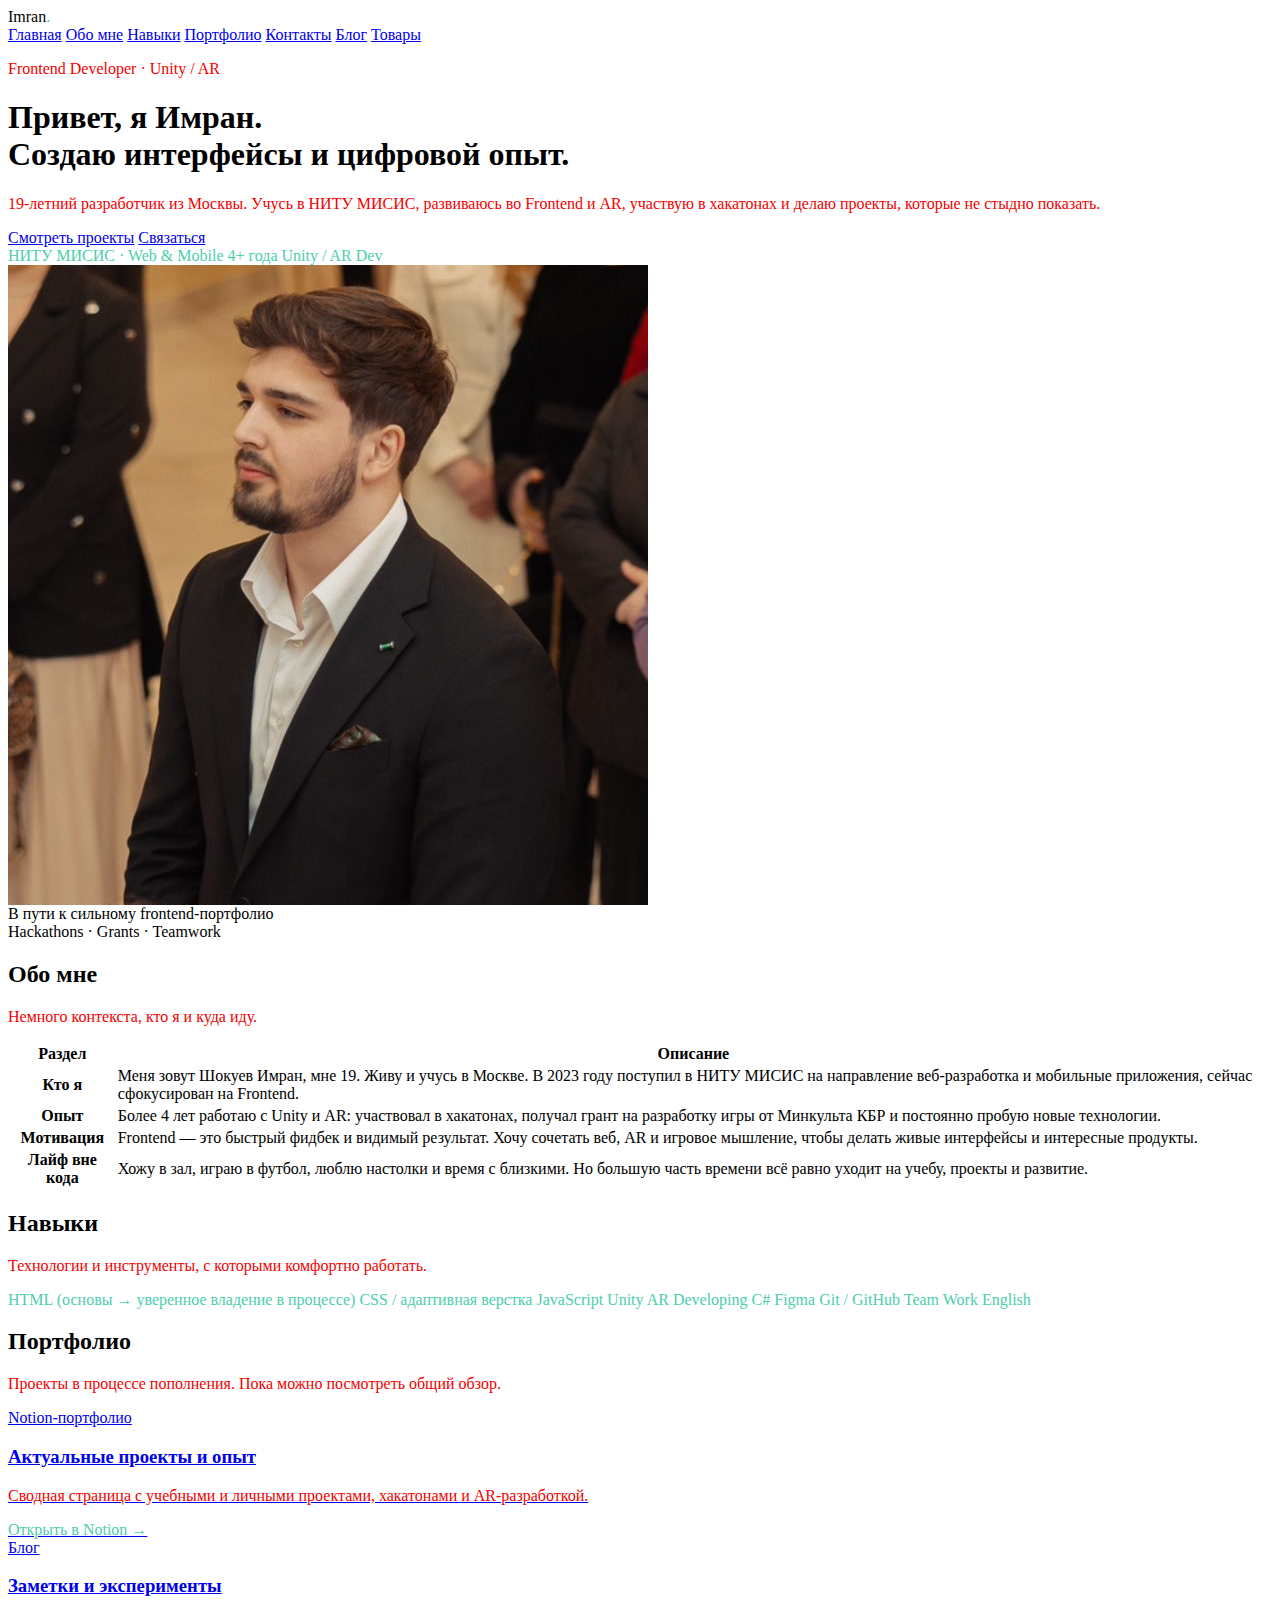
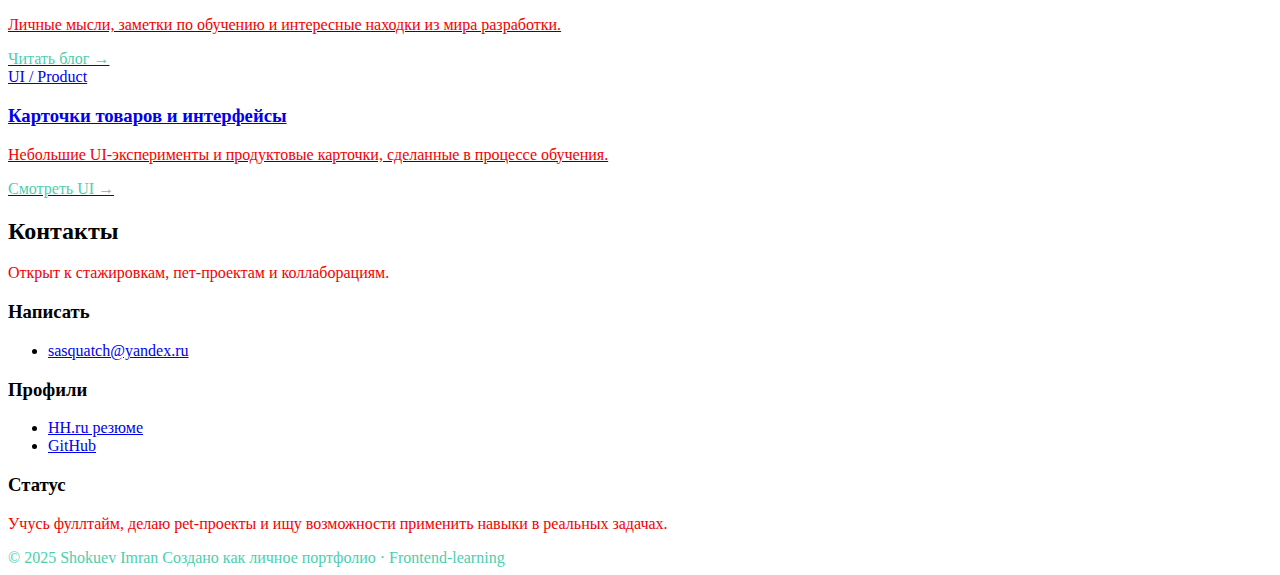
<file: index.html>
<!DOCTYPE html>
<html lang="ru">
<head>
  <meta charset="UTF-8">
  <meta name="viewport" content="width=device-width, initial-scale=1">
  <title>Imran Shokuev · Frontend Developer</title>
  <link rel="icon" type="image/png" href="Pictures/Me.png">
  <link rel="stylesheet" href="styles.css">
</head>
<body>
  <div class="page-gradient"></div>

  <header class="header">
    <div class="container header-inner">
      <div class="logo">Imran<span>.</span></div>
      <nav class="nav">
        <a href="#hero">Главная</a>
        <a href="#about">Обо мне</a>
        <a href="#skills">Навыки</a>
        <a href="#portfolio">Портфолио</a>
        <a href="#contacts">Контакты</a>
        <a href="Blog/blogPost.html" class="nav-link-soft">Блог</a>
        <a href="ProductCard/productCard.html" class="nav-link-soft">Товары</a>
      </nav>
    </div>
  </header>

  <main>
    <!-- Hero -->
    <section id="hero" class="section hero">
      <div class="container hero-inner">
        <div class="hero-text">
          <p class="hero-eyebrow">Frontend Developer · Unity / AR</p>
          <h1 class="hero-title">
            Привет, я Имран.<br>
            Создаю интерфейсы и цифровой опыт.
          </h1>
          <p class="hero-subtitle">
            19‑летний разработчик из Москвы. Учусь в НИТУ МИСИС, развиваюсь во Frontend и AR, 
            участвую в хакатонах и делаю проекты, которые не стыдно показать.
          </p>
          <div class="hero-actions">
            <a href="#portfolio" class="btn btn-primary">Смотреть проекты</a>
            <a href="#contacts" class="btn btn-ghost">Связаться</a>
          </div>
          <div class="hero-meta">
            <span>НИТУ МИСИС · Web & Mobile</span>
            <span>4+ года Unity / AR Dev</span>
          </div>
        </div>

        <div class="hero-photo-card">
          <div class="photo-wrapper">
            <img src="Pictures/Me.png" alt="Shokuev Imran">
            <div class="photo-glow"></div>
          </div>
          <div class="hero-badge hero-badge-main">
            В пути к сильному frontend‑портфолио
          </div>
          <div class="hero-badge hero-badge-side">
            Hackathons · Grants · Teamwork
          </div>
        </div>
      </div>
    </section>

    <!-- About -->
   <section id="about" class="section section-muted">
  <div class="container">
    <div class="section-header">
      <h2>Обо мне</h2>
      <p>Немного контекста, кто я и куда иду.</p>
    </div>

    <table class="about-table">
      <thead>
        <tr>
          <th scope="col">Раздел</th>
          <th scope="col">Описание</th>
        </tr>
      </thead>

      <tbody>
        <tr>
          <th scope="row">Кто я</th>
          <td>
            Меня зовут Шокуев Имран, мне 19. Живу и учусь в Москве.
            В 2023 году поступил в НИТУ МИСИС на направление веб‑разработка и мобильные приложения,
            сейчас сфокусирован на Frontend.
          </td>
        </tr>

        <tr>
          <th scope="row">Опыт</th>
          <td>
            Более 4 лет работаю с Unity и AR: участвовал в хакатонах,
            получал грант на разработку игры от Минкульта КБР и постоянно пробую новые технологии.
          </td>
        </tr>

        <tr>
          <th scope="row">Мотивация</th>
          <td>
            Frontend — это быстрый фидбек и видимый результат. Хочу сочетать веб, AR и игровое мышление,
            чтобы делать живые интерфейсы и интересные продукты.
          </td>
        </tr>

        <tr>
          <th scope="row">Лайф вне кода</th>
          <td>
            Хожу в зал, играю в футбол, люблю настолки и время с близкими.
            Но большую часть времени всё равно уходит на учебу, проекты и развитие.
          </td>
        </tr>
      </tbody>
    </table>
  </div>
</section>


    <!-- Skills -->
    <section id="skills" class="section">
      <div class="container">
        <div class="section-header">
          <h2>Навыки</h2>
          <p>Технологии и инструменты, с которыми комфортно работать.</p>
        </div>
        <div class="chips">
          <span class="chip chip-main">HTML (основы → уверенное владение в процессе)</span>
          <span class="chip">CSS / адаптивная верстка</span>
          <span class="chip">JavaScript</span>
          <span class="chip">Unity</span>
          <span class="chip">AR Developing</span>
          <span class="chip">C#</span>
          <span class="chip">Figma</span>
          <span class="chip">Git / GitHub</span>
          <span class="chip">Team Work</span>
          <span class="chip">English</span>
        </div>
      </div>
    </section>

    <!-- Portfolio -->
    <section id="portfolio" class="section section-muted">
      <div class="container">
        <div class="section-header">
          <h2>Портфолио</h2>
          <p>Проекты в процессе пополнения. Пока можно посмотреть общий обзор.</p>
        </div>
        <div class="portfolio-grid">
          <a href="https://www.notion.so/Shokuev-Imran-608fcc4c481d425791b615cb7bb25774" 
             target="_blank" 
             class="portfolio-card main-card">
            <div class="portfolio-label">Notion-портфолио</div>
            <h3>Актуальные проекты и опыт</h3>
            <p>
              Сводная страница с учебными и личными проектами, хакатонами и AR‑разработкой.
            </p>
            <span class="portfolio-link">Открыть в Notion →</span>
          </a>

          <a href="Blog/blogPost.html" class="portfolio-card">
            <div class="portfolio-label">Блог</div>
            <h3>Заметки и эксперименты</h3>
            <p>
              Личные мысли, заметки по обучению и интересные находки из мира разработки.
            </p>
            <span class="portfolio-link">Читать блог →</span>
          </a>

          <a href="ProductCard/productCard.html" class="portfolio-card">
            <div class="portfolio-label">UI / Product</div>
            <h3>Карточки товаров и интерфейсы</h3>
            <p>
              Небольшие UI‑эксперименты и продуктовые карточки, сделанные в процессе обучения.
            </p>
            <span class="portfolio-link">Смотреть UI →</span>
          </a>
        </div>
      </div>
    </section>

    <!-- Contacts -->
    <section id="contacts" class="section">
      <div class="container">
        <div class="section-header">
          <h2>Контакты</h2>
          <p>Открыт к стажировкам, пет‑проектам и коллаборациям.</p>
        </div>
        <div class="contacts-grid">
          <div class="contacts-card">
            <h3>Написать</h3>
            <ul>
              <li><a href="mailto:sasquatch@yandex.ru">sasquatch@yandex.ru</a></li>
            </ul>
          </div>
          <div class="contacts-card">
            <h3>Профили</h3>
            <ul>
              <li><a href="https://hh.ru/resume/6dbfea2aff0dd096660039ed1f514b34534944" target="_blank">HH.ru резюме</a></li>
              <li><a href="https://github.com/imka07" target="_blank">GitHub</a></li>
            </ul>
          </div>
          <div class="contacts-card">
            <h3>Статус</h3>
            <p>
              Учусь фуллтайм, делаю pet‑проекты и ищу возможности применить навыки в реальных задачах.
            </p>
          </div>
        </div>
      </div>
    </section>
  </main>

  <footer class="footer">
    <div class="container footer-inner">
      <span>© 2025 Shokuev Imran</span>
      <span class="footer-note">Создано как личное портфолио · Frontend‑learning</span>
    </div>
  </footer>

  <script type="module" src="main.js"></script>
</body>
</html>
</file>
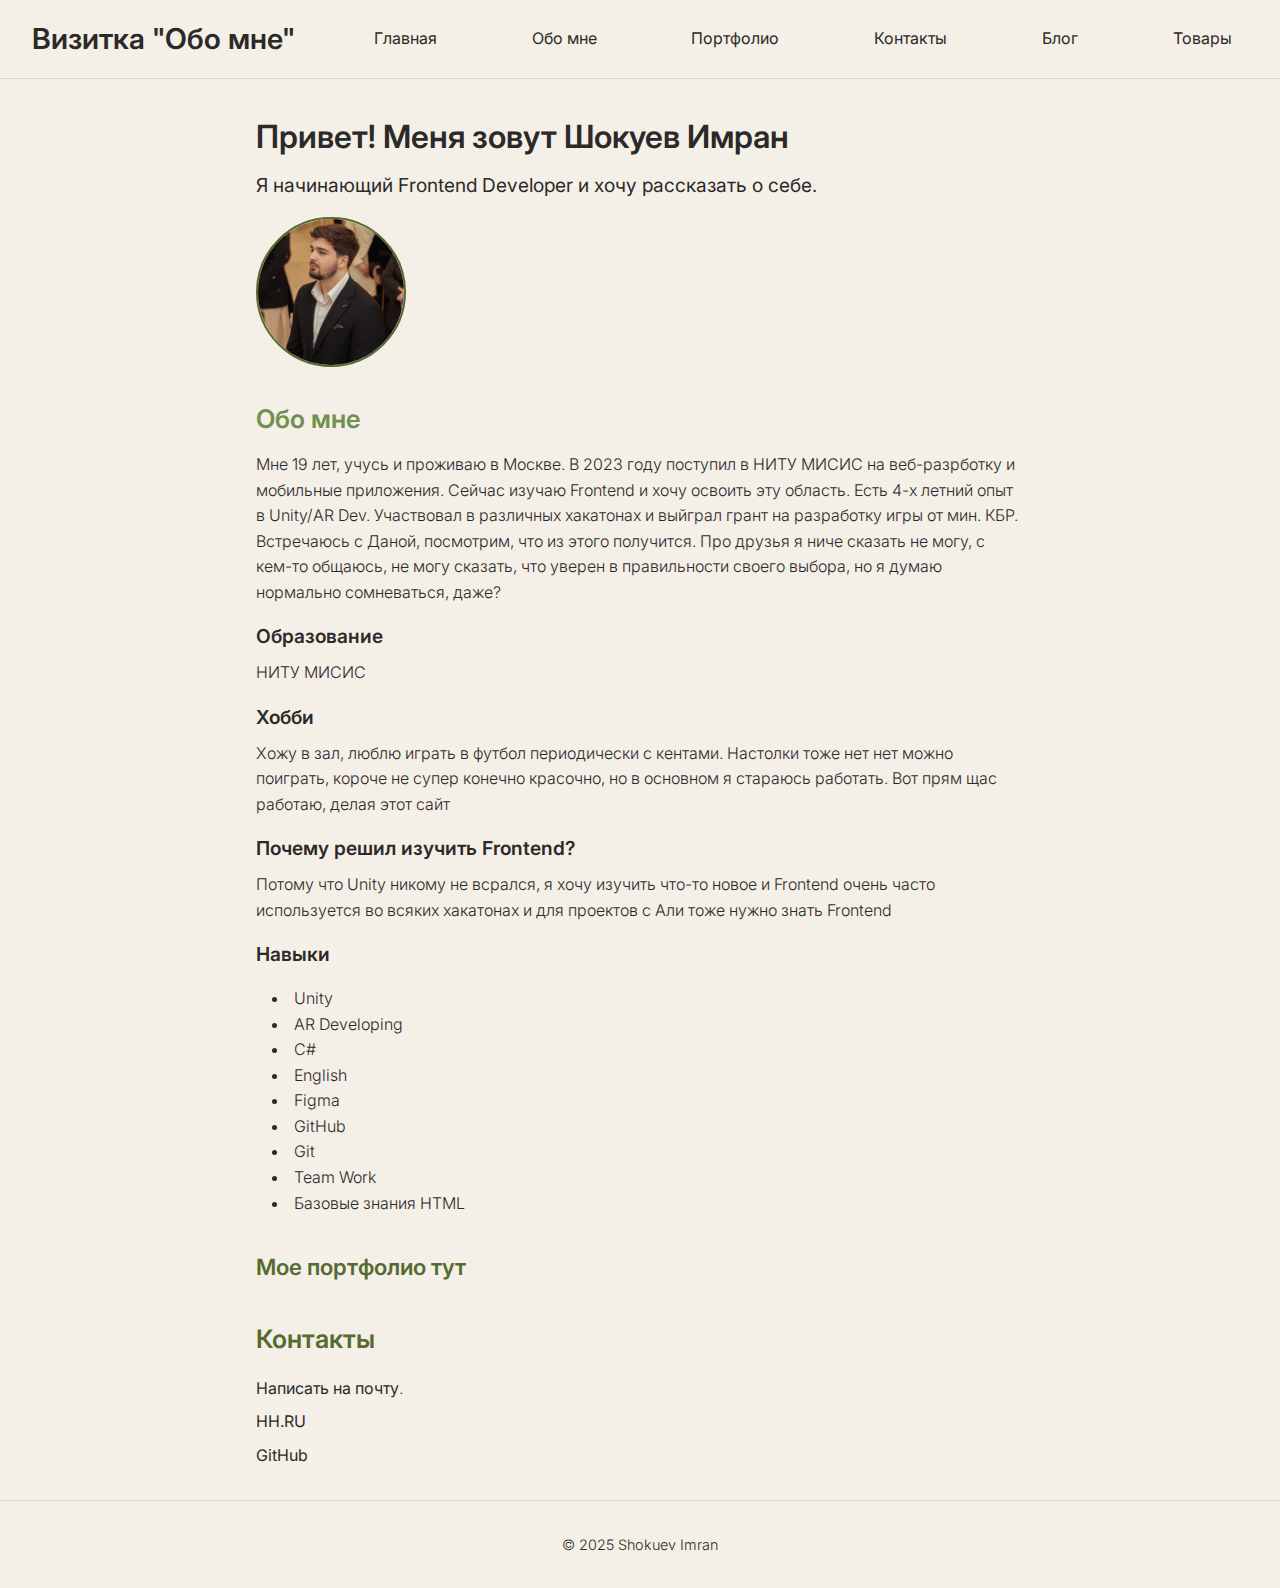
<file: Portfolio/index.html>
<!DOCTYPE html>
<html lang="en">
<head>
  <meta charset="UTF-8">
  <meta name="viewport" content="width=device-width, initial-scale=1">
  <title>Frontend Learning</title>
  <link rel="stylesheet" href="styles.css">
  <link rel="icon" type="image/png" href="Pictures/Me.png"> 
</head>
<body>
  
  <header>
    <h1>Визитка "Обо мне"</h1> 
    <a href="#Main">Главная</a>
    <a href="#AboutMe">Обо мне</a>
    <a href="#Portfolio">Портфолио</a>
    <a href="#Contacts">Контакты</a>
    <a href="blogPost.html">Блог</a>
    <a href="../ProductCard/productCard.html">Товары</a>
  </header>

  <div id="Main">
    <h2>Привет! Меня зовут Шокуев Имран</h2>
    <h3>Я начинающий Frontend Developer и хочу рассказать о себе.</h3>
    <img src="../Pictures/Me.png" alt="Picture of user">
  </div>

  <div id="AboutMe">
    <h2>Обо мне </h2>
    <p>
      Мне 19 лет, учусь и проживаю в Москве. В 2023 году поступил в НИТУ МИСИС
      на веб-разрботку и мобильные приложения. Сейчас изучаю Frontend и хочу освоить
      эту область. Есть 4-х летний опыт в Unity/AR Dev. Участвовал в различных хакатонах
      и выйграл грант на разработку игры от мин. КБР. Встречаюсь с Даной, посмотрим, 
      что из этого получится. Про друзья я ниче сказать не могу, с кем-то общаюсь, не могу сказать, 
      что уверен в правильности своего выбора, но я думаю нормально сомневаться, даже?

    </p>

    <h3>Образование</h3>
    <span>НИТУ МИСИС</span>

    <h3>Хобби</h3>
    <p>
      Хожу в зал, люблю играть в футбол периодически с кентами. Настолки тоже нет нет
      можно поиграть, короче не супер конечно красочно, но в основном я стараюсь работать. 
      Вот прям щас работаю, делая этот сайт
    </p>

    <h3>Почему решил изучить Frontend?</h3>
    <p>
      Потому что Unity никому не всрался, я хочу изучить что-то новое и Frontend
      очень часто используется во всяких хакатонах и для проектов с Али тоже нужно знать Frontend
    </p>
    
    <h3>Навыки</h3>
    <p>
      <ul>
        <li>Unity</li>
        <li>AR Developing</li>
        <li>C#</li>
        <li>English</li>
        <li>Figma</li>
        <li>GitHub</li>
        <li>Git</li>
        <li>Team Work</li>
        <li>Базовые знания HTML</li>
      </ul>
    </p>
  </div>

  <div id="Portfolio">
    <h2>
      <a href="https://www.notion.so/Shokuev-Imran-608fcc4c481d425791b615cb7bb25774" target="_blank">Мое портфолио тут</a>
    </h2>
  </div>

  <div id="Contacts">
    <h2>Контакты</h2>
    <ul>

      <li> <a href="mailto:sasquatch@yandex.ru">Написать на почту</a>.</li>
      <li> <a href="https://hh.ru/resume/6dbfea2aff0dd096660039ed1f514b34534944">HH.RU</a></li>
      <li> <a href="https://github.com/imka07">GitHub</a></li>
    </ul>
  </div>

  <footer>
    <span>© 2025 Shokuev Imran</span>
  </footer>
</body>
</html>
</file>
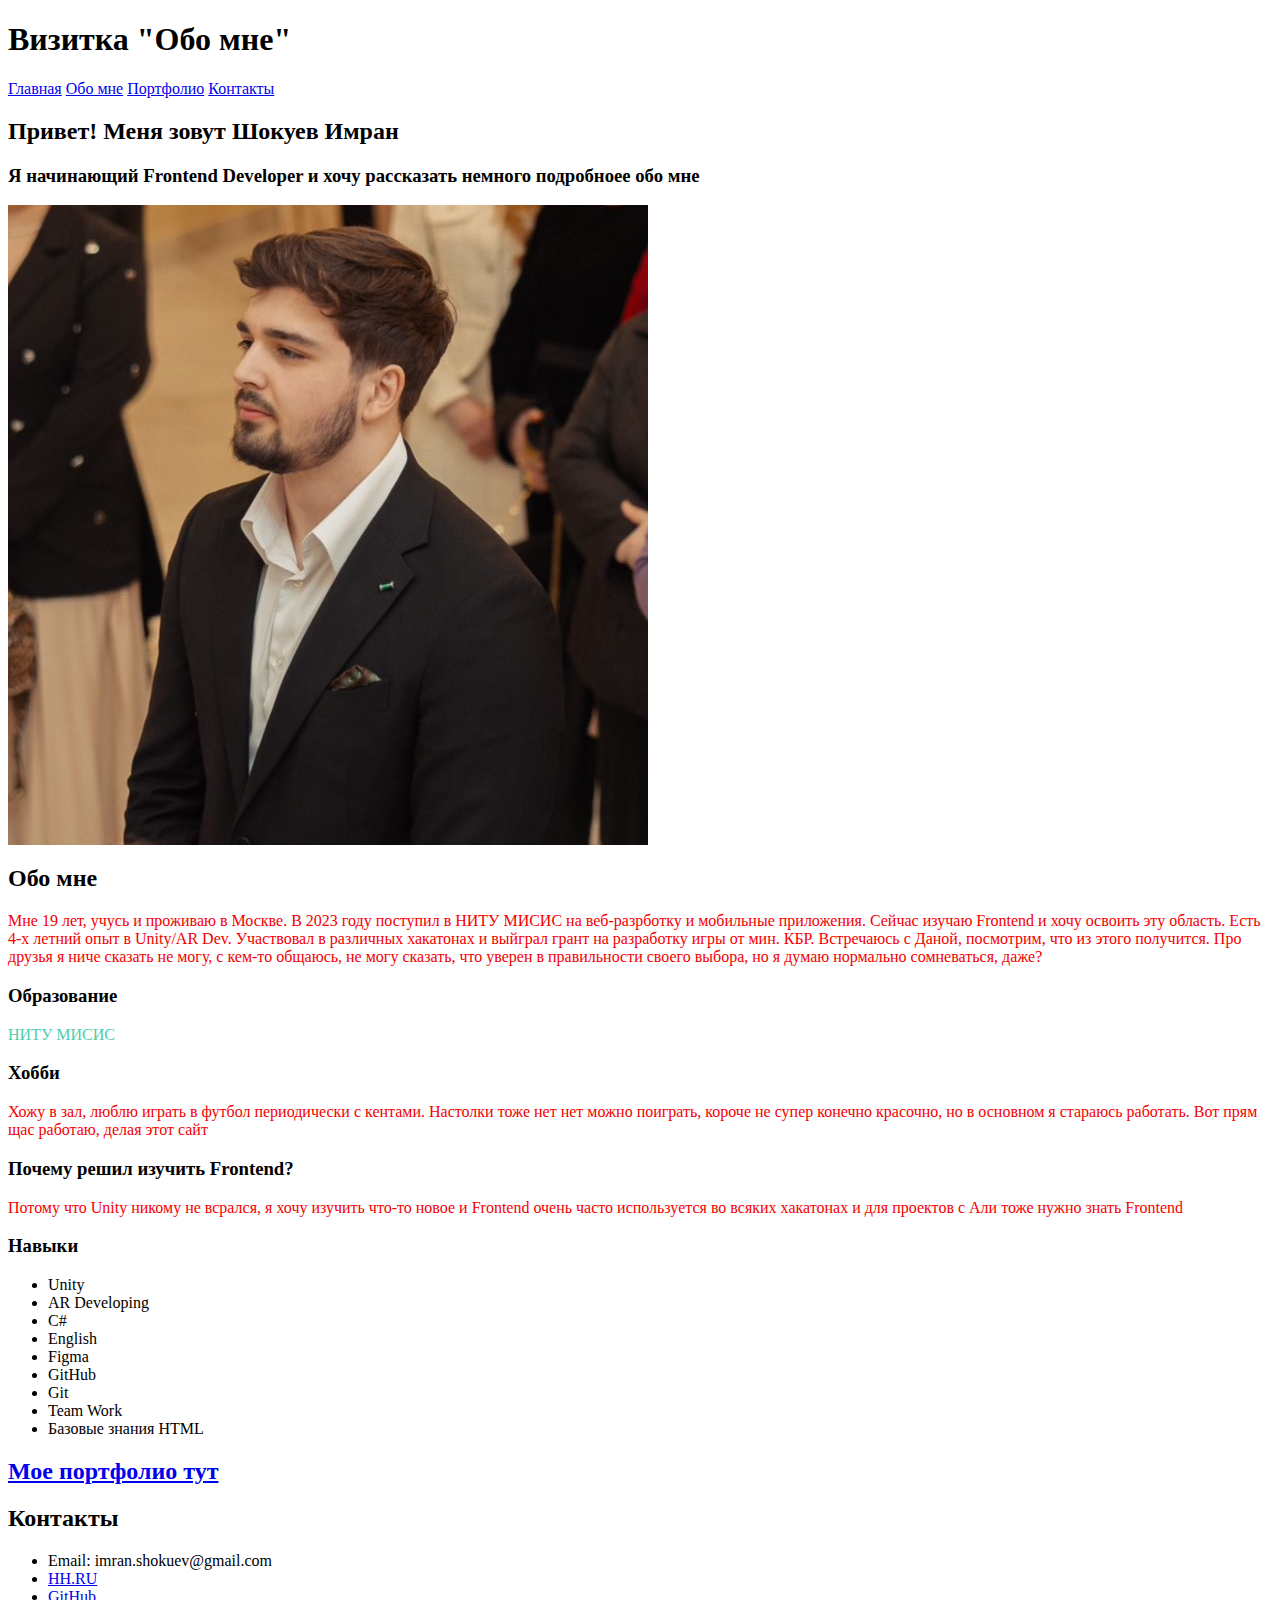
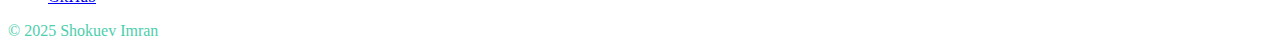
<file: AboutMe Page.html>
<!DOCTYPE html>
<html lang="en">
<head>
  <meta charset="UTF-8">
  <meta name="viewport" content="width=device-width, initial-scale=1">
  <title>Frontend Learning</title>
  <link rel="stylesheet" href="styles.css">
</head>
<body>
  <header>
    <h1>Визитка "Обо мне"</h1> 
    <a href="#Main">Главная</a>
    <a href="#AboutMe">Обо мне</a>
    <a href="#Portfolio">Портфолио</a>
    <a href="#Contacts">Контакты</a>
  </header>

  <div id="Main">
    <h2>Привет! Меня зовут Шокуев Имран</h2>
    <h3>Я начинающий Frontend Developer и хочу рассказать немного подробноее обо мне</h3>
    <img src="Pictures/Me.png" alt="Picture of user">
  </div>

  <div id="AboutMe">
    <h2>Обо мне </h2>
    <p>
      Мне 19 лет, учусь и проживаю в Москве. В 2023 году поступил в НИТУ МИСИС
      на веб-разрботку и мобильные приложения. Сейчас изучаю Frontend и хочу освоить
      эту область. Есть 4-х летний опыт в Unity/AR Dev. Участвовал в различных хакатонах
      и выйграл грант на разработку игры от мин. КБР. Встречаюсь с Даной, посмотрим, 
      что из этого получится. Про друзья я ниче сказать не могу, с кем-то общаюсь, не могу сказать, 
      что уверен в правильности своего выбора, но я думаю нормально сомневаться, даже?

    </p>

    <h3>Образование</h3>
    <span>НИТУ МИСИС</span>

    <h3>Хобби</h3>
    <p>
      Хожу в зал, люблю играть в футбол периодически с кентами. Настолки тоже нет нет
      можно поиграть, короче не супер конечно красочно, но в основном я стараюсь работать. 
      Вот прям щас работаю, делая этот сайт
    </p>

    <h3>Почему решил изучить Frontend?</h3>
    <p>
      Потому что Unity никому не всрался, я хочу изучить что-то новое и Frontend
      очень часто используется во всяких хакатонах и для проектов с Али тоже нужно знать Frontend
    </p>
    
    <h3>Навыки</h3>
    <p>
      <ul>
        <li>Unity</li>
        <li>AR Developing</li>
        <li>C#</li>
        <li>English</li>
        <li>Figma</li>
        <li>GitHub</li>
        <li>Git</li>
        <li>Team Work</li>
        <li>Базовые знания HTML</li>
      </ul>
    </p>
  </div>

  <div id="Portfolio">
    <h2>
      <a href="https://www.notion.so/Shokuev-Imran-608fcc4c481d425791b615cb7bb25774">Мое портфолио тут</a>
    </h2>
  </div>

  <div id="Contacts">
    <h2>Контакты</h2>
    <ul>
      <li>Email: imran.shokuev@gmail.com</li>
      <li> <a href="https://hh.ru/resume/6dbfea2aff0dd096660039ed1f514b34534944">HH.RU</a></li>
      <li> <a href="https://github.com/imka07">GitHub</a></li>
    </ul>
  </div>

  <footer>
    <span>© 2025 Shokuev Imran</span>
  </footer>
</body>
</html>
</file>
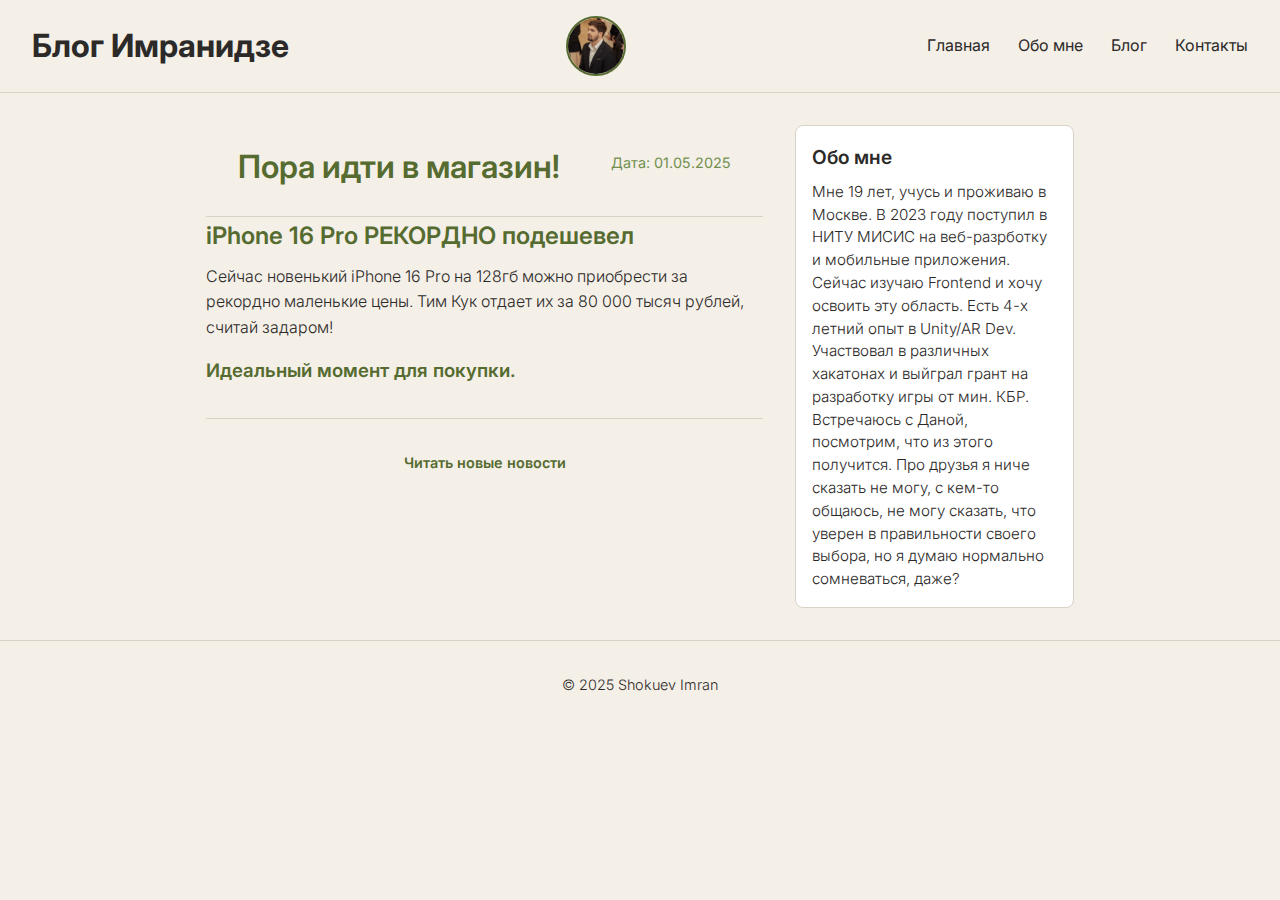
<file: blogPost.html>
<!DOCTYPE html>
<html lang="en">
<head>
    <meta charset="UTF-8">
    <meta name="viewport" content="width=device-width, initial-scale=1.0">
    <title>My Blog</title>
      <link rel="stylesheet" href="blogStyles.css">
</head>
<body>
   <header>
    <h1>Блог Имранидзе</h1>
    <img src="Pictures/Me.png" alt="Picture of user">
    <nav>
        <a href="#Main">Главная</a>
        <a href="#AboutMe">Обо мне</a>
        <a href="#Portfolio">Блог</a>
        <a href="#Contacts">Контакты</a>
    </nav>
   </header>

   <main>
    <article>
        <header>
            <h1>Пора идти в магазин!</h1>
            <time>Дата: 01.05.2025</time>
        </header>

        <section>
            <h2>iPhone 16 Pro РЕКОРДНО подешевел</h2>
            <p>
                Сейчас новенький iPhone 16 Pro на 128гб можно приобрести
                за рекордно маленькие цены. Тим Кук отдает их за 80 000 тысяч рублей, 
                считай задаром!
            </p>
            <h3>Идеальный момент для покупки. </h3>
        </section>

        <footer>
            <a href="#Main">Читать новые новости</a>
           </footer>
    </article>

    <aside>
        <section>
            <h2>Обо мне </h2>
            <p>
              Мне 19 лет, учусь и проживаю в Москве. В 2023 году поступил в НИТУ МИСИС
              на веб-разрботку и мобильные приложения. Сейчас изучаю Frontend и хочу освоить
              эту область. Есть 4-х летний опыт в Unity/AR Dev. Участвовал в различных хакатонах
              и выйграл грант на разработку игры от мин. КБР. Встречаюсь с Даной, посмотрим, 
              что из этого получится. Про друзья я ниче сказать не могу, с кем-то общаюсь, не могу сказать, 
              что уверен в правильности своего выбора, но я думаю нормально сомневаться, даже?
        
            </p>
        </section>
    </aside>
   </main>


   <footer>
    <span>© 2025 Shokuev Imran</span>
   </footer>

   
</body>
</file>
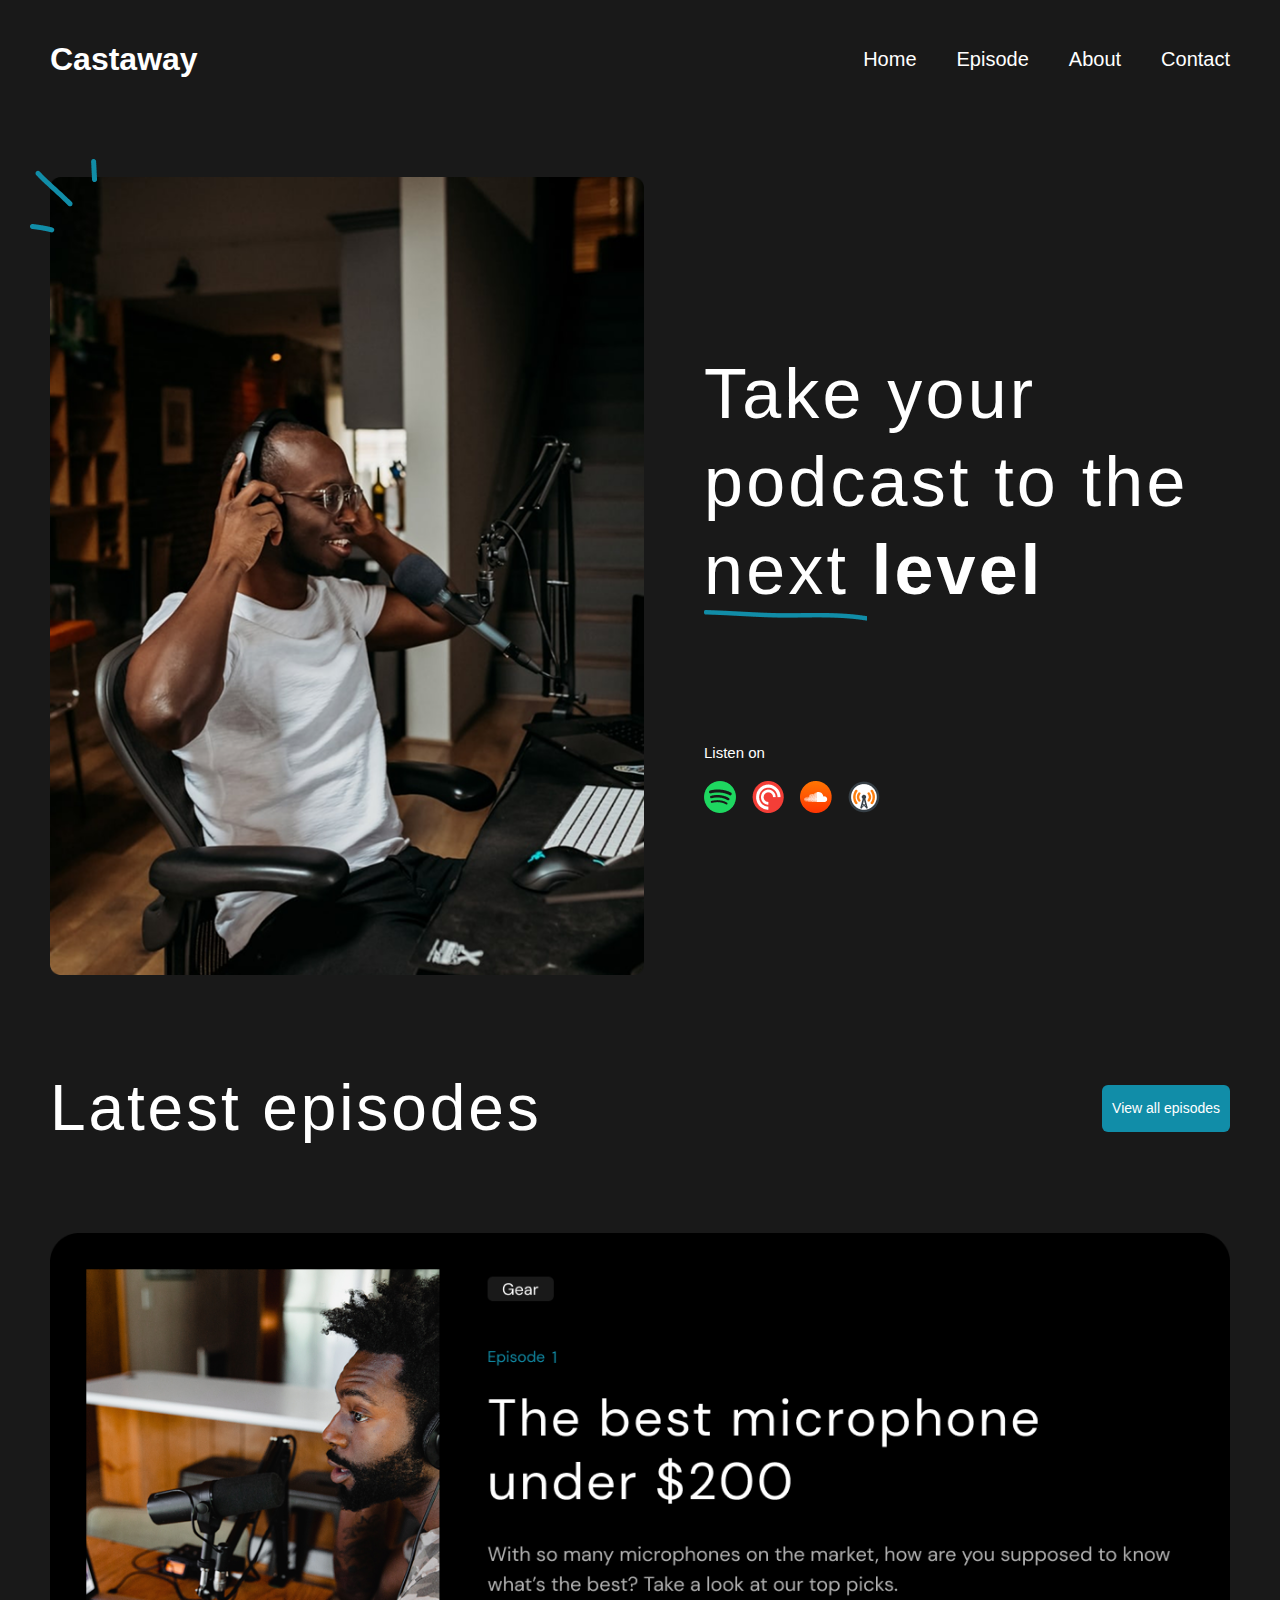
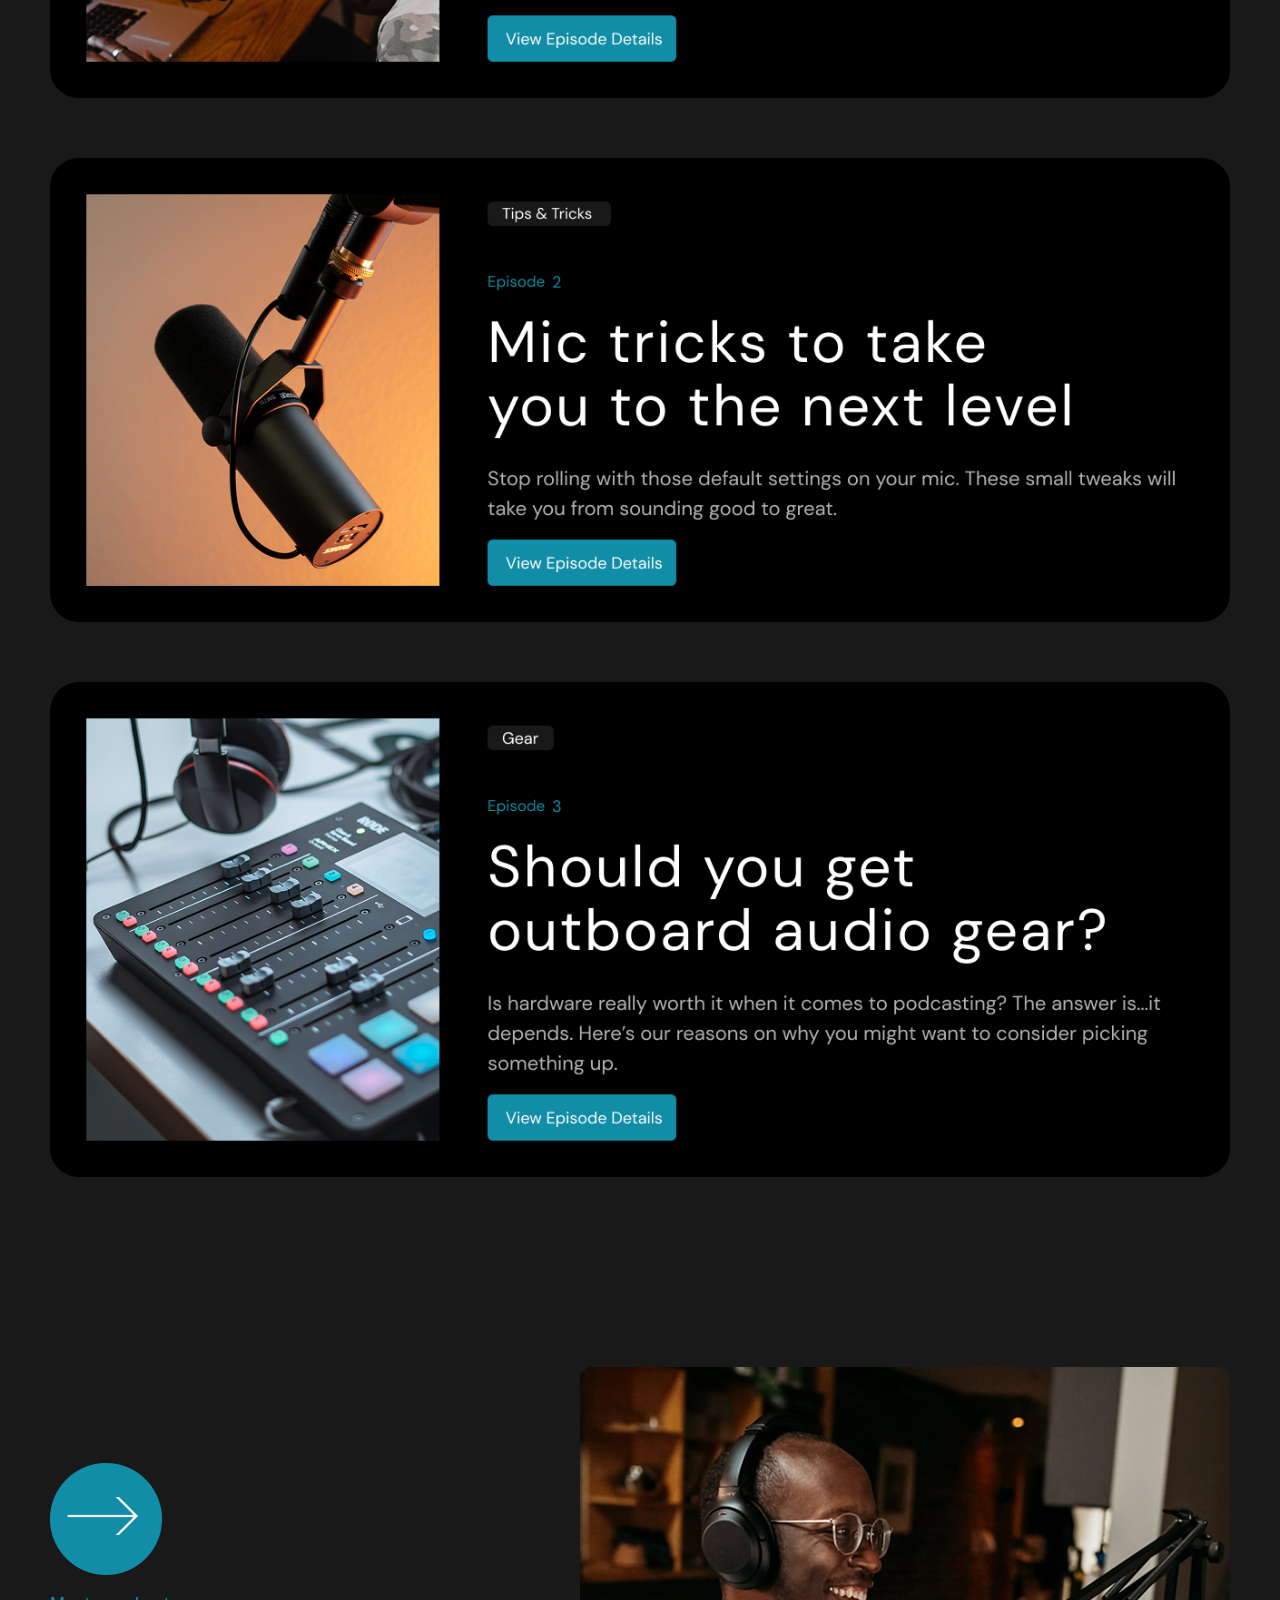
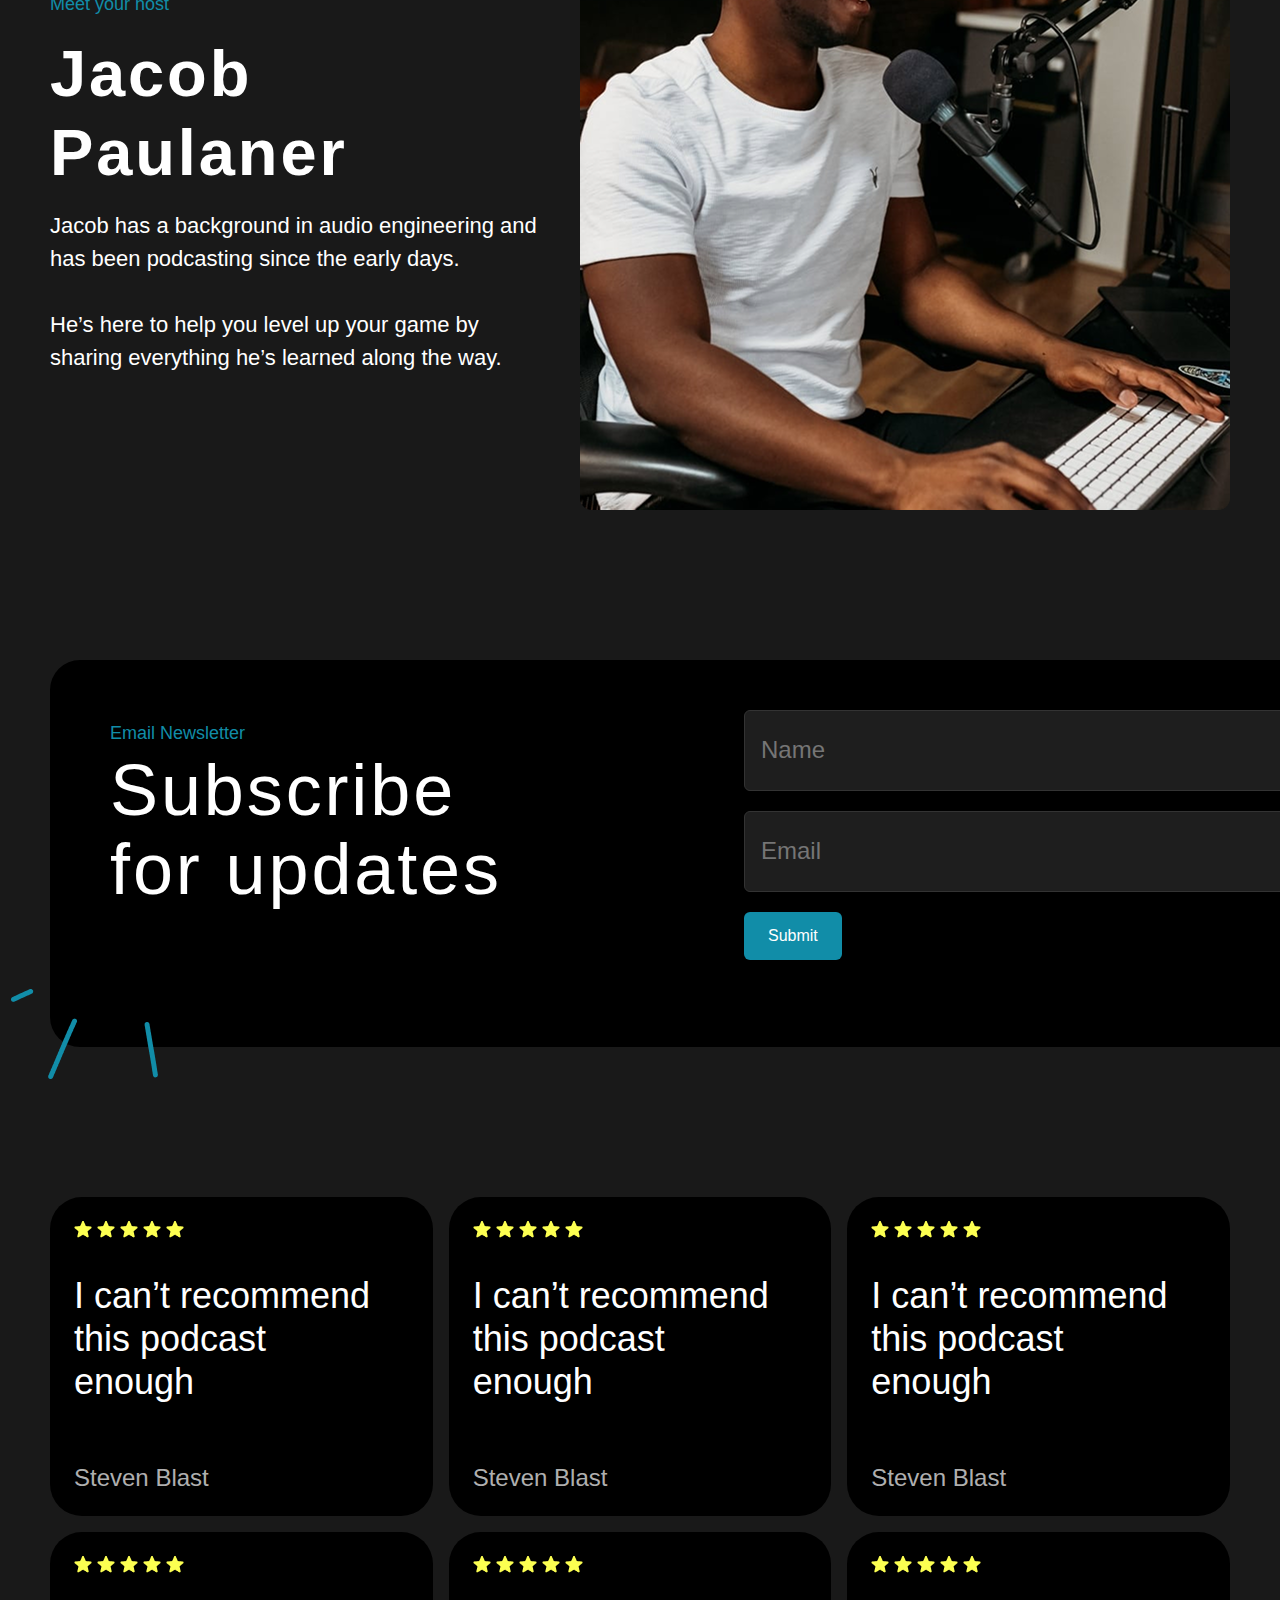
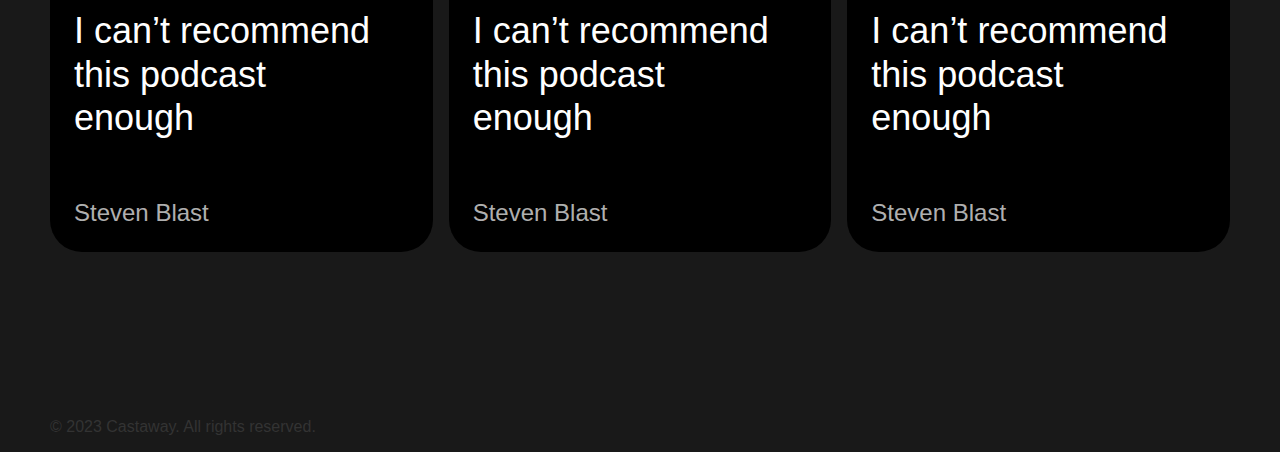
<file: miniProject.html>
<!DOCTYPE html>
<html lang="en">
<head>
    <meta charset="UTF-8">
    <meta name="viewport" content="width=device-width, initial-scale=1.0">
    <title>Castaway</title>
    <link rel="stylesheet" href="miniProjectStyles.css">
    <link rel="icon" type="image/png" href="Pictures/Me.png"> 
</head>
<body>
    <header>
        <div class="header-container flex-between">
            <h1 class="site-name">Castaway</h1>
            <nav class="nav-buttons">
                <a href="#Home">Home</a>
                <a href="#Episode">Episode</a>
                <a href="#About">About</a>
                <a href="https://docs.google.com/spreadsheets/d/1qp9LONP0FiDL1halPrOo4BKJA5OkOTOczAesx9Fj26Y/edit?gid=1787281934#gid=1787281934">Contact</a>
            </nav>
        </div>
    </header>

    <main>
        <section class="home-container flex-between content-wrapper" id="Home">
            <div class="home-images">
                <img src="Pictures/home-image-decor.png" alt="home-image-decor" class="decor">
                <img src="Pictures/home-image-man.png"   alt="home-image"       class="man">
            </div>

            <div class="home-text">
                <p class="home-text-1"> 
                    Take your podcast to the next <strong>level</strong>
                </p>
                <img src="Pictures/underNext-image.png"   alt="next-image">
            
                <div class="home-buttons">
                    <span class="home-button-text">Listen on</span>
                    <nav>
                        <img src="Pictures/home-buttons/IMAGE-4.png"   alt="music-image">
                        <img src="Pictures/home-buttons/IMAGE.png"   alt="music-image">
                        <img src="Pictures/home-buttons/IMAGE-2.png"   alt="music-image">
                        <img src="Pictures/home-buttons/IMAGE-3.png"   alt="music-image">
                    </nav>
                </div>
            </div>
            
        </section>
        <section class="episode-container content-wrapper" id="Episode">
            <div class="episode-text">
                <p class="episode-text-1"> 
                    Latest episodes
                </p>
                <a href="https://www.youtube.com/watch?v=oYHdKBfTwbE&pp=ygUc0LHQsNGA0YHQtdC70L7QvdCwINGA0LXQsNC7IA%3D%3D" class="btn">View all episodes</a>        

            </div>

            <div class="episode-images">
                <img src="Pictures/episodeImages/first.png"
                    alt="episode-image-decor">
                <img src="Pictures/episodeImages/second.png"
                    alt="episode-image-decor">
                <img src="Pictures/episodeImages/third.png"
                    alt="episode-image-decor">
            </div>
        </section>    


       <section class="about-container content-wrapper" id="About">
            <div class="about-content">
                <img src="Pictures/arrow-button.png" alt="arrow button" class="about-arrow">
                <span class="about-subtitle">Meet your host</span>
                <h2 class="about-title">Jacob Paulaner</h2>
                <div>
                    <p class="about-text">
                        Jacob has a background in audio engineering and has been podcasting
                        since the early days.
                    </p>
                    <p class="about-text">
                        He’s here to help you level up your game by sharing everything he’s learned
                        along the way.
                    </p>
                </div>
            </div>
            <img src="Pictures/about-image.png" alt="Jacob at microphone" class="about-image">
        </section>

        <section class="subscribe-container flex-between content-wrapper">
            <div class="subscribe-content">

                <div class="subscribe-text">
                    <span class="subsribe-subtitle">Email Newsletter</span>
                    <h2 class="subscribe-title">Subscribe <br> for updates</h2>  
                    <img src="Pictures/subscribe-decor.png" alt="subscribe-image-decor" class="sub-decor">  
                </div>

                <form action="#" method="post" class="subscribe-form">
                    <div class="subscribe-fields">
                        <input type="text" name="name" placeholder="Name" required>
                        <input type="email" name="email" placeholder="Email" required>
                    </div>
                    <button type="submit" class="subscribe-btn">Submit</button>
                </form>
            
            </div>
        </section>


        <section class="views-container content-wrapper">
            <div class="views-content">
                <article class="views-article">
                    <div class="views-article-image">
                        <img src="Pictures/star.png" alt="views-image" class="views-image">
                        <img src="Pictures/star.png" alt="views-image" class="views-image">
                        <img src="Pictures/star.png" alt="views-image" class="views-image">
                        <img src="Pictures/star.png" alt="views-image" class="views-image">
                        <img src="Pictures/star.png" alt="views-image" class="views-image">
                    </div>

                    <p class="views-text">
                        I can’t recommend <br> this podcast <br> enough
                    </p>

                    <span class="views-name">Steven Blast</span>
                </article>
                 <article class="views-article">
                    <div class="views-article-image">
                        <img src="Pictures/star.png" alt="views-image" class="views-image">
                        <img src="Pictures/star.png" alt="views-image" class="views-image">
                        <img src="Pictures/star.png" alt="views-image" class="views-image">
                        <img src="Pictures/star.png" alt="views-image" class="views-image">
                        <img src="Pictures/star.png" alt="views-image" class="views-image">
                    </div>

                    <p class="views-text">
                        I can’t recommend <br> this podcast <br> enough
                    </p>

                    <span class="views-name">Steven Blast</span>
                </article>
                 <article class="views-article">
                    <div class="views-article-image">
                        <img src="Pictures/star.png" alt="views-image" class="views-image">
                        <img src="Pictures/star.png" alt="views-image" class="views-image">
                        <img src="Pictures/star.png" alt="views-image" class="views-image">
                        <img src="Pictures/star.png" alt="views-image" class="views-image">
                        <img src="Pictures/star.png" alt="views-image" class="views-image">
                    </div>

                    <p class="views-text">
                        I can’t recommend <br> this podcast <br> enough
                    </p>

                    <span class="views-name">Steven Blast</span>
                </article>
                 <article class="views-article">
                    <div class="views-article-image">
                        <img src="Pictures/star.png" alt="views-image" class="views-image">
                        <img src="Pictures/star.png" alt="views-image" class="views-image">
                        <img src="Pictures/star.png" alt="views-image" class="views-image">
                        <img src="Pictures/star.png" alt="views-image" class="views-image">
                        <img src="Pictures/star.png" alt="views-image" class="views-image">
                    </div>

                    <p class="views-text">
                        I can’t recommend <br> this podcast <br> enough
                    </p>

                    <span class="views-name">Steven Blast</span>
                </article>
                 <article class="views-article">
                    <div class="views-article-image">
                        <img src="Pictures/star.png" alt="views-image" class="views-image">
                        <img src="Pictures/star.png" alt="views-image" class="views-image">
                        <img src="Pictures/star.png" alt="views-image" class="views-image">
                        <img src="Pictures/star.png" alt="views-image" class="views-image">
                        <img src="Pictures/star.png" alt="views-image" class="views-image">
                    </div>

                    <p class="views-text">
                        I can’t recommend <br> this podcast <br> enough
                    </p>

                    <span class="views-name">Steven Blast</span>
                </article>
                 <article class="views-article">
                    <div class="views-article-image">
                        <img src="Pictures/star.png" alt="views-image" class="views-image">
                        <img src="Pictures/star.png" alt="views-image" class="views-image">
                        <img src="Pictures/star.png" alt="views-image" class="views-image">
                        <img src="Pictures/star.png" alt="views-image" class="views-image">
                        <img src="Pictures/star.png" alt="views-image" class="views-image">
                    </div>

                    <p class="views-text">
                        I can’t recommend <br> this podcast <br> enough
                    </p>

                    <span class="views-name">Steven Blast</span>
                </article>

               
            </div>
    </main>


    <footer class="footer-container flex-between">
        <div class="footer-content">
            <p class="footer-text">© 2023 Castaway. All rights reserved.</p>
        </div>

    </footer>
</body>
</html>
</file>
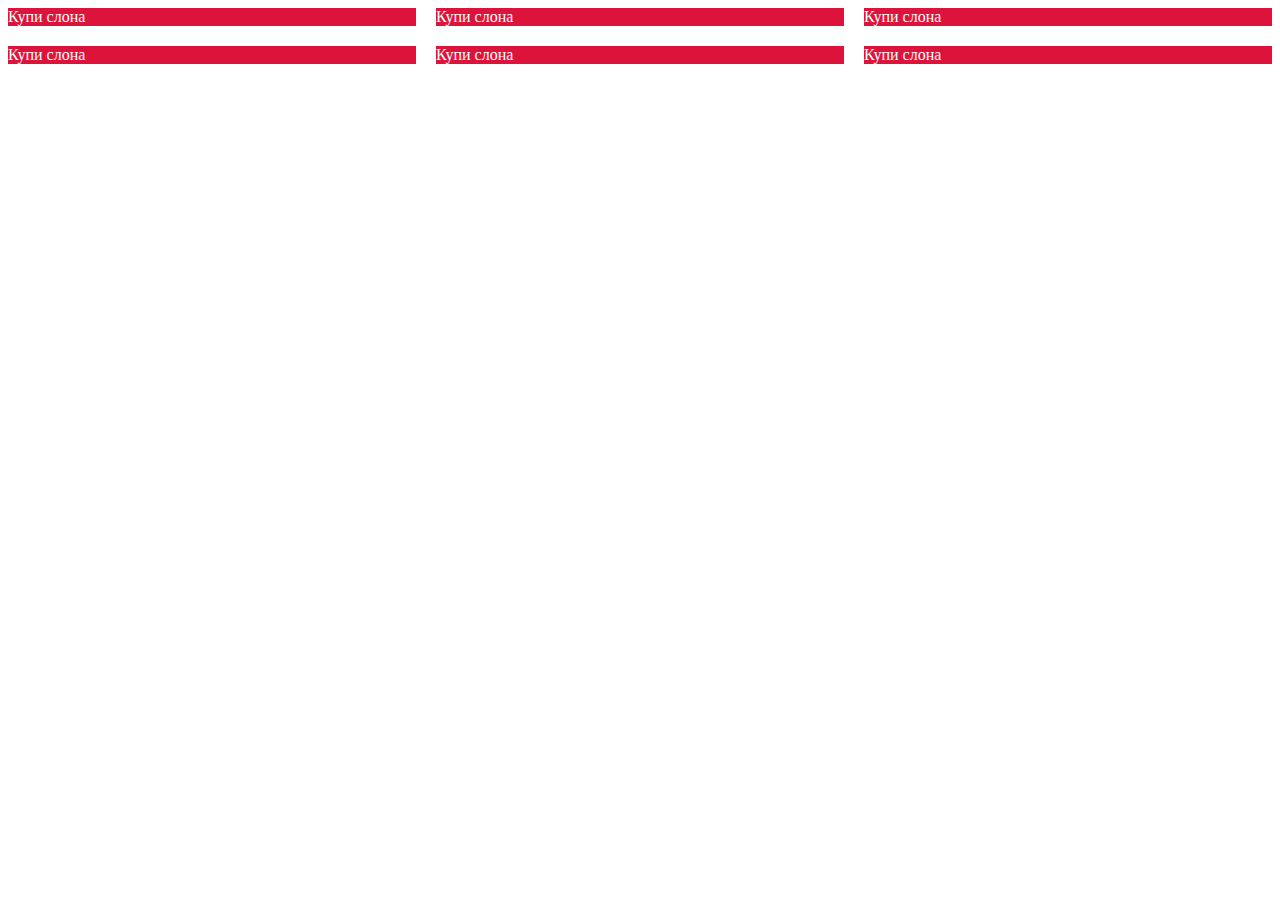
<file: tests.html>
<!DOCTYPE html>
<html lang="en">
<head>
    <meta charset="UTF-8">
    <meta name="viewport" content="width=device-width, initial-scale=1.0">
    <title>Document</title>
    <link rel="stylesheet" href="styleText.css">
</head>
<body>
    <div class="container">
        <div class="container-text">Купи слона</div>
        <div class="container-text">Купи слона</div>
        <div class="container-text">Купи слона</div>
        <div class="container-text">Купи слона</div>
        <div class="container-text">Купи слона</div>
        <div class="container-text">Купи слона</div>
    </div>
</body>
</html>
</file>
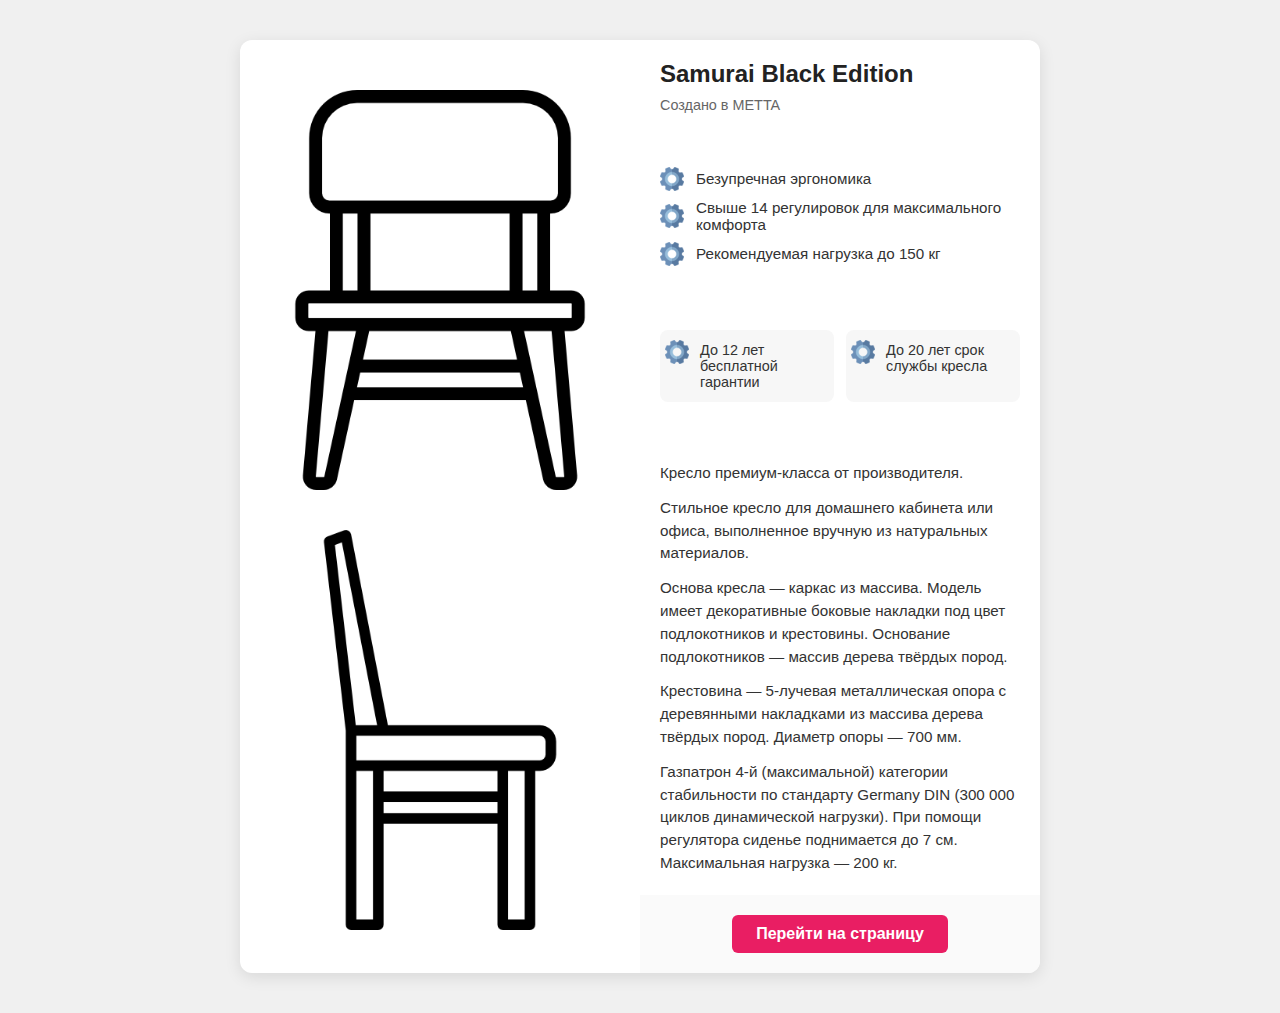
<file: ProductCard/productCard.html>
<!DOCTYPE html>
<html lang="en">
<head>
    <meta charset="UTF-8">
    <meta name="viewport" content="width=device-width, initial-scale=1.0">
    <title>Карточка с WB</title>
    <link rel="stylesheet" href="cardSyle.css">
</head>
<body>
    <article class="product-card">
        <figure>
            <img src="../Pictures/стулВперед.png" alt="Gaming Chair">
            <!-- Добавить это -->
            <div class="secondary-image">
                <img src="../Pictures/стулСбоку.png" alt="Дополнительный вид"> 
            </div>
        </figure>

        <header>
            <h2>Samurai Black Edition</h2>
            <span>Создано в METTA</span>
        </header>

        <ul class="features-list">
            <li class="feature ergonomic">Безупречная эргономика</li>
            <li class="feature adjustments">Свыше 14 регулировок для максимального комфорта</li>
            <li class="feature load">Рекомендуемая нагрузка до 150 кг</li>
        </ul>

        <div class="description">
            <p>Кресло премиум-класса от производителя.</p>
            <p>Стильное кресло для домашнего кабинета или офиса, выполненное вручную из натуральных материалов.</p>
            <p>Основа кресла — каркас из массива. Модель имеет декоративные боковые накладки под цвет подлокотников и крестовины. Основание подлокотников — массив дерева твёрдых пород.</p>
            <p>Крестовина — 5-лучевая металлическая опора с деревянными накладками из массива дерева твёрдых пород. Диаметр опоры — 700 мм.</p>
            <p>Газпатрон 4-й (максимальной) категории стабильности по стандарту Germany DIN (300 000 циклов динамической нагрузки). При помощи регулятора сиденье поднимается до 7 см. Максимальная нагрузка — 200 кг.</p>
          </div>

        <section class="warranty-lifetime">
            <div class="block warranty">До 12 лет бесплатной гарантии</div>
            <div class="block lifetime">До 20 лет срок службы кресла</div>
        </section>

       <footer>
        <a href="https://www.youtube.com/watch?v=oYHdKBfTwbE&pp=ygUc0LHQsNGA0YHQtdC70L7QvdCwINGA0LXQsNC7IA%3D%3D" class="btn">Перейти на страницу</a>        
       </footer>

    </article>
</body>
</html>
</file>
<file: styles.css>
p
{
    color: #f40000;
}

span
{
    color: #4dcead;
}

body {
    scroll-behavior: smooth;
  }

  


/* styles.css */
img {
    display: block;
    max-width: 60%;  /* чтобы img реально менялся вёрсткой */
    height: auto;
  }
</file>
<file: Portfolio/styles.css>
/* styles.css: Minimalist "Old Money" Personal Card Design */

/* Import strict, clean sans-serif */
@import url('https://fonts.googleapis.com/css2?family=Inter:wght@300;400;600;700&display=swap');

:root {
  --bg: #f4efe7;           /* Soft parchment ivory */
  --text: #2c2a29;         /* Deep charcoal */
  --accent: #556b2f;       /* Dark olive green */
  --accent-light: #718f4f; /* Subtle olive highlight */
  --border: #d9d2c7;       /* Soft stone */
}

/* Reset */
*, *::before, *::after {
  margin: 0;
  padding: 0;
  box-sizing: border-box;
}

body {
  font-family: 'Inter', sans-serif;
  font-weight: 300;
  background: var(--bg);
  color: var(--text);
  line-height: 1.6;
}

/* Header */
header {
  background: var(--bg);
  border-bottom: 1px solid var(--border);
  display: flex;
  flex-wrap: wrap;
  align-items: center;
  justify-content: space-between;
  padding: 1rem 2rem;
}

header h1 {
  font-weight: 600;
  font-size: 1.8rem;
}

header a {
  margin: 0.5rem 1rem;
  font-weight: 400;
  color: var(--text);
  text-decoration: none;
  position: relative;
}

header a::after {
  content: '';
  position: absolute;
  bottom: -2px;
  left: 0;
  width: 0;
  height: 2px;
  background: var(--accent);
  transition: width 0.3s ease;
}

header a:hover::after {
  width: 100%;
}

/* Sections */
#Main, #AboutMe, #Portfolio, #Contacts {
  max-width: 800px;
  margin: 2rem auto;
  padding: 0 1rem;
}

#Main h2 {
  font-size: 2rem;
  font-weight: 600;
  margin-bottom: 0.5rem;
}

#Main h3 {
  font-size: 1.2rem;
  font-weight: 400;
  margin-bottom: 1rem;
}

#Main img {
  display: block;
  width: 150px;
  height: 150px;
  border-radius: 50%;
  border: 2px solid var(--accent);
  margin-top: 1rem;
}

/* About Me */
#AboutMe h2 {
  font-size: 1.6rem;
  font-weight: 600;
  margin-bottom: 0.75rem;
  color: var(--accent-light);
}

#AboutMe h3 {
  font-size: 1.2rem;
  font-weight: 600;
  margin-top: 1rem;
  margin-bottom: 0.5rem;
}

#AboutMe p, #AboutMe span {
  font-size: 1rem;
  font-weight: 300;
  margin-bottom: 1rem;
}

#AboutMe ul {
  list-style: disc inside;
  margin-left: 1rem;
}

/* Portfolio Link */
#Portfolio h2 a {
  font-size: 1.4rem;
  font-weight: 600;
  color: var(--accent);
  text-decoration: none;
  position: relative;
}

#Portfolio h2 a::after {
  content: '';
  position: absolute;
  bottom: -2px;
  left: 0;
  width: 0;
  height: 2px;
  background: var(--accent-light);
  transition: width 0.3s ease;
}

#Portfolio h2 a:hover::after {
  width: 100%;
}

/* Contacts */
#Contacts h2 {
  font-size: 1.6rem;
  font-weight: 600;
  margin-bottom: 1rem;
  color: var(--accent);
}

#Contacts ul {
  list-style: none;
}

#Contacts li {
  margin-bottom: 0.5rem;
}

#Contacts a {
  color: var(--text);
  text-decoration: none;
  font-weight: 400;
  position: relative;
}

#Contacts a::after {
  content: '';
  position: absolute;
  bottom: -2px;
  left: 0;
  width: 0;
  height: 2px;
  background: var(--accent);
  transition: width 0.3s ease;
}

#Contacts a:hover::after {
  width: 100%;
}

/* Footer */
footer {
  text-align: center;
  padding: 2rem 1rem;
  border-top: 1px solid var(--border);
  font-size: 0.9rem;
  font-weight: 300;
}

/* Responsive */
@media (max-width: 600px) {
  header {
    flex-direction: column;
    align-items: flex-start;
  }
  header h1 {
    margin-bottom: 1rem;
  }
  header a {
    margin: 0.25rem 0;
  }
}
</file>
<file: blogStyles.css>
/* blogStyles.css: Refined Minimalist Old Money Blog Design with Strict Typeface */

/* Import refined sans-serif font */
@import url('https://fonts.googleapis.com/css2?family=Inter:wght@300;400;600;700&display=swap');

/* Color Palette */
:root {
  --bg: #f4efe7;           /* Soft parchment ivory */
  --text: #2c2a29;         /* Deep charcoal */
  --accent: #556b2f;       /* Dark olive green */
  --accent-light: #718f4f; /* Subtle olive highlight */
  --border: #d9d2c7;       /* Soft stone */
}

/* Reset & Box-Sizing */
*, *::before, *::after {
  margin: 0;
  padding: 0;
  box-sizing: border-box;
}

/* Body */
body {
  background: var(--bg);
  color: var(--text);
  font-family: 'Inter', sans-serif;
  font-weight: 300;
  line-height: 1.6;
}

/* Header */
header {
  display: flex;
  align-items: center;
  justify-content: space-between;
  padding: 1rem 2rem;
  border-bottom: 1px solid var(--border);
}

header h1 {
  font-family: 'Inter', sans-serif;
  font-weight: 700;
  font-size: 2rem;
  color: var(--text);
}

header img {
  width: 60px;
  height: 60px;
  border-radius: 50%;
  border: 2px solid var(--accent);
}

nav a {
  margin-left: 1.5rem;
  font-family: 'Inter', sans-serif;
  font-weight: 400;
  color: var(--text);
  text-decoration: none;
  position: relative;
  padding-bottom: 2px;
}

nav a::after {
  content: '';
  position: absolute;
  left: 0;
  bottom: 0;
  width: 0;
  height: 2px;
  background: var(--accent);
  transition: width 0.3s ease;
}

nav a:hover::after {
  width: 100%;
}

/* Main Layout */
main {
  display: grid;
  grid-template-columns: 2fr 1fr;
  gap: 2rem;
  max-width: 900px;
  margin: 2rem auto;
  padding: 0 1rem;
}

article h1,
article h2,
article h3 {
  font-family: 'Inter', sans-serif;
  font-weight: 600;
  color: var(--accent);
  margin-bottom: 0.5rem;
}

article time {
  display: block;
  font-family: 'Inter', sans-serif;
  font-weight: 400;
  font-size: 0.9rem;
  color: var(--accent-light);
  margin-bottom: 1rem;
}

article p {
  margin-bottom: 1rem;
  font-family: 'Inter', sans-serif;
  font-weight: 300;
}

article footer a {
  font-family: 'Inter', sans-serif;
  font-weight: 600;
  color: var(--accent);
  text-decoration: none;
  border-bottom: 1px solid transparent;
  transition: border-color 0.3s;
}

article footer a:hover {
  border-color: var(--accent);
}

/* Aside */
aside {
  background: #fff;
  padding: 1rem;
  border: 1px solid var(--border);
  border-radius: 8px;
  font-family: 'Inter', sans-serif;
  font-weight: 300;
  font-size: 0.95rem;
}

aside h2 {
  font-family: 'Inter', sans-serif;
  font-weight: 600;
  font-size: 1.2rem;
  margin-bottom: 0.5rem;
  color: var(--text);
}

aside p {
  color: var(--text);
  line-height: 1.5;
}

/* Footer */
footer {
  text-align: center;
  padding: 2rem 1rem;
  font-family: 'Inter', sans-serif;
  font-weight: 300;
  font-size: 0.9rem;
  color: var(--text);
  border-top: 1px solid var(--border);
  margin-top: 2rem;
}

/* Responsive */
@media (max-width: 768px) {
  main {
    grid-template-columns: 1fr;
  }
  header {
    flex-direction: column;
    align-items: flex-start;
  }
  nav {
    margin-top: 1rem;
  }
}


/* В blogStyles.css */
.page-enter, .page-leave-to {
    opacity: 0;
    transition: opacity 0.4s ease;
  }
  .page-enter-to, .page-leave {
    opacity: 1;
  }
</file>
<file: miniProjectStyles.css>
/* html {
  scroll-behavior: smooth;
} */

body {
  font-family: 'Inter', sans-serif;

  background-color: var(--bg, #ffffff);
  color: var(--text, #333333);

  min-height: 100vh;     
  text-rendering: optimizeLegibility;
  -webkit-font-smoothing: antialiased;


  box-sizing: border-box;
  margin: 0;
  padding: 0;

  background-color: #191919;
}


:root {
  --gap: 40px;
  --max-width: 1300px;
  --side-padding: 50px;
  --color-bg: #191919;
  --color-text: #fff;
  --color-accent: #118DA8;
}

.flex-between {
  display: flex;
  justify-content: space-between;
  align-items: center;
  gap: var(--gap);
}

.content-wrapper {
  max-width: var(--max-width);
  margin: 0 auto;
  padding: 0 var(--side-padding);
}



.header-container
{
  width: 100%;
  height: 119px;
  gap: 20px;
}


.site-name
{
    display: flex;
    margin-left: 50px;
    color: white;
}

.nav-buttons
{
    display: flex;
    gap: 40px;
    margin-right: 50px;
}


nav > a
{
    text-decoration: none;
    color: rgb(255, 255, 255);
    font-size: 20px;
    font-weight: 400;
    line-height: 27px;
    letter-spacing: 0%;


}

nav > a:hover
{
    color: #118DA8;
}




.home-container {
    gap: 60px;
}




.decor {

    position: relative;
    max-width: 68px; 
    width: auto;
    height: auto;
    margin-bottom: -100px;
    right: 20px;
}


img[src*="man"] {
    display: flex;
    width: 100%;           /* займет весь родительский flex‑контейнер */
    max-width: 650px;      /* но не больше, чем дизайн */
    height: auto;          /* соотношение сторон сохраняется */
    margin-top: 2.5rem; 
} 


.home-text-1
{
    display: block;
    color: rgb(255, 255, 255);
    width: 526px;
    height: 176px;
    font-weight: 400;
    font-size: 70px;
    line-height: 88px;
    letter-spacing: 3.2px;

}

.home-text {
  display: flex;
  flex-direction: column; 
  gap: 40px;              
}


.home-buttons
{
    display: flex;
    flex-direction: column;
    gap: 16px;
    margin-top: 80px;
}



.home-button-text
{
    display: block;
    color: rgb(255, 255, 255);
    width: 66px;
    height: 24px;
    font-weight: 400;
    font-size: 15px;
    line-height: 24px;
    letter-spacing: 0%;
}


.home-text img[alt="next-image"] {
  display: block;
  width: 163px;    
  height: 11px;
  margin-top: -26px;
}


.home-buttons > nav
{
    display: flex;
    gap: 16px;

}



.episode-container {
    display: flex;
    flex-direction: column;
    gap: 20px;
    margin-top: 30px;
}


.episode-text {
    display: flex;
    justify-content: space-between;
    align-items: center;
}



.episode-text .btn {
    display: flex;
    padding: 10px 10px;
    background: #118DA8;
    color: #fff;
    text-decoration: none;
    border-radius: 6px;
    font-weight: 400;
    font-size: 14px;
    line-height: 27px;
    letter-spacing: 0%;
    text-align: center;
}

.episode-text-1
{
    display: flex;
    color: rgb(255, 255, 255);
    width: 513px;
    height: 80px;
    font-weight: 400;
    font-size: 64px;
    line-height: 79.2px;
    letter-spacing: 2.88px;
}

.episode-images
{
    display: flex;
    flex-direction: column;
    gap: 60px;
}


.about-container {
  display: flex;
  justify-content: space-between;
  align-items: center;
  max-width: var(--max-width);
  margin: 150px auto 0;
  padding: 0 var(--side-padding);
  gap: var(--gap);
  background-color: var(--color-bg);
  color: var(--color-text);
}

.about-content {
  display: flex;
  flex-direction: column;
  gap: 16px;
  flex: 1; 
  max-width: 590px;
}

.about-content div {
    display: flex;
    flex-direction: column;
    gap: 33px;
}

.about-arrow {
  width: 112px;
  height: 112px;
}


.about-subtitle {
  font-size: 18px;
  line-height: 27px;
  color: var(--color-accent);
}


.about-title {
  font-size: 65px;
  line-height: 79.2px;
  letter-spacing: 2.88px;
  margin: 0;
}


.about-text {
  font-size: 22px;
  line-height: 33px;
  letter-spacing: 0;
  margin: 0;
}

.about-image {
   display: flex;
    width: 100%;           /* займет весь родительский flex‑контейнер */
    max-width: 650px;      /* но не больше, чем дизайн */
    height: auto;          /* соотношение сторон сохраняется */
    margin-top: 2.5rem; 
}



.subscribe-container
{
  max-width: var(--max-width);
  margin: 150px auto 0;
  padding: 0 var(--side-padding);
}

.subscribe-content
{
    display: flex;
    justify-content: space-between;
    width: 1300px;
    height: 387px;
    border-radius: 30px;
    background-color: black;
}

.subscribe-text
{
    display: flex;
    flex-direction: column;
    width: 642px;
    height: 330px;
    padding: 60px; 
}

.subsribe-subtitle
{
  display: block;
  font-weight: 400;
  font-size: 18px;
  line-height: 27px;
  letter-spacing: 0%;
  color: var(--color-accent);
}

.subscribe-title
{
  display: block;
  font-weight: 400;
  font-size: 72px;
  line-height: 79.2px;
  letter-spacing: 2.88px;
  color: var(--color-text);
  margin: 0;
  margin-top: 4px;
}



.subscribe-form {
  display: flex;
  flex-direction: column;
  gap: 20px;      
  padding: 50px;
}


.subscribe-fields
{
    display: flex;
    flex-direction: column;
    gap: 20px;
    flex-wrap: wrap; 
}

.subscribe-fields input
{
  padding: 12px 16px;
  font-size: 24px;
  line-height: 24px;
  border: 1px solid #333;
  border-radius: 6px;
  background: #1e1e1e;  
  color: #fff;
  outline: none;
  transition: border-color 0.2s;
  width: 522px;
  height: 55px;

}

.subscribe-btn {
  align-self: flex-start;  /* чтобы не растягивалась на всю ширину */
  padding: 12px 24px;
  font-size: 16px;
  line-height: 24px;
  background: #118DA8;
  color: #fff;
  border: none;
  border-radius: 6px;
  cursor: pointer;
  transition: background 0.2s, transform 0.1s;
}

.subscribe-btn:hover {
  background: #0e7b93;
}

.subscribe-btn:active {
  transform: scale(0.97);
}


.sub-decor
{
    position: relative;
    right: 99px;
    margin-top: 80px;
    width: 147px;
    height: 91px;

}

.views-container {
     max-width: var(--max-width);
     margin: 150px auto 0;
     padding: 0 var(--side-padding);
}

/* Testimonials grid: 3 columns × 2 rows */
.views-content {
  display: grid;
  grid-template-columns: repeat(3, 1fr);
  grid-template-rows: repeat(2, auto);
  gap: 16px;
}

.views-article {
  background: #000;          
  border-radius: 32px;
  display: flex;
  flex-direction: column;
  justify-content: center;
  align-items: start;
  color: #fff;
  padding: 24px;

}

.views-article-image {
  display: flex;
  gap: 5px;
}

.views-image {
  width: 18px;    
  height: auto;
}


.views-text {
  font-weight: 400;
  font-size: 36px;
  line-height: 43.2px;
  letter-spacing: 0%;
}

.views-name {

  font-weight: 400;
  font-size: 24px;
  line-height: 28.8px;
  letter-spacing: 0%;
  color: rgba(255, 255, 255, 0.7);
  align-self: flex-start;
  margin-top: 24px;
}


.footer-container {
  max-width: var(--max-width);
  margin: 150px auto 0;
  padding: 0 var(--side-padding);
}

.footer-content {
  align-items: flex-start;
  justify-content: flex-start;
  width: 100%;
  height: auto;
  gap: 16px;
}


.footer-social
{
  display: flex;
  flex-direction: column;
  gap: 20px;
  width: 447px;
  height: 222px;
}


.footer-title
{
  display: block;
  font-weight: bold;
  font-size: 38px;
  line-height: 28.8px;
  letter-spacing: 0%;
  color: var(--color-text);
  margin: 0;
}


.footer-media-buttons
{
  display: flex;
  gap: 10px;
}

.footer-nav-buttons
{
  display: inline-flex;
  flex-direction: column;
  gap: 10px;
  width: 178px;
  height: 222px;
}

.footer-nav-buttons > a
{
  display: block;
  font-weight: 400;
  font-size: 17px;
  line-height: 27px;
  letter-spacing: 0%;
}


.footer-info
{
  display: flex;
  flex-direction: column;
  gap: 10px;
}

.footer-info > a
{
  display: block;
  font-weight: 400;
  font-size: 17px;
  line-height: 27px;
  letter-spacing: 0%;
  gap: 10px;
}

.footer-music-buttons
{
  display: flex;
  gap: 17px;
}
</file>
<file: styleText.css>
.container {
  display: grid;
  grid-template-areas:
    "header header header"
    "nav    main   aside"
    "footer footer footer";
  grid-gap: 20px;
}
.header { grid-area: header; }
.nav    { grid-area: nav; }
.main   { grid-area: main; }
.aside  { grid-area: aside; }
.footer { grid-area: footer; }

.container-text
{
  min-width:200px;
    color: white;
    background-color: crimson;
}
</file>
<file: ProductCard/cardSyle.css>
@media (max-width: 768px) {
    .product-card {
      grid-template-areas: 
        "image"
        "secondary-image"
        "header"
        "features"
        "description"
        "warranty"
        "footer";
      grid-template-columns: 1fr;
    }
  }

/* Сброс некоторых отступов */
* {
    box-sizing: border-box;
    margin: 0;
    padding: 0;
  }
  
  body {
    display: flex;
    justify-content: center;
    align-items: center;
    padding: 40px;
    background: #f0f0f0;
    font-family: Arial, sans-serif;
  }
  
  /* Главный контейнер карточки */
  .product-card {
    display: grid;
    grid-template-columns: 1fr 1fr;
    background: #ffffff;
    border-radius: 12px;
    box-shadow: 0 4px 16px rgba(0,0,0,0.1);
    overflow: hidden;
    max-width: 800px;

    
  }

  .product-card .secondary-image {
    grid-area: secondary-image;
    margin-top: 20px; /* Отступ от основного изображения */
  }
  
  /* Левая часть — картинка */
  .product-card figure {
    display: flex;
    flex-direction: column;
    padding-top: 50px;
    gap: 20px; /* Расстояние между изображениями */
  }
  .product-card figure img {
    display: block;
    width: 100%;
    height: auto;
  }
  
  /* Правая часть — контент */
  .product-card header,
  .product-card ul,
  .product-card section,
  .product-card footer {
    padding: 20px;
  }
  
  /* Заголовок и подзаголовок */
  .product-card header h2 {
    font-size: 1.5rem;
    margin-bottom: 8px;
    color: #222;
  }
  .product-card header span {
    display: inline-block;
    font-size: 0.9rem;
    color: #666;
  }
  
  /* Список фич */
  .product-card ul {
    list-style: none;
    margin: 16px 0;
  }
  .product-card ul li {
    display: flex;
    align-items: center;
    margin-bottom: 12px;
    font-size: 0.95rem;
    color: #333;
  }


  .product-card ul li::before {
    content: "";
    display: inline-block;
    width: 20px;
    height: 20px;
    background-image: url('../Pictures/Шестеренка\ иконка.png');
    background-size: contain;
    margin-right: 10px;
 }

  
  /* Блок гарантии и срока службы */
  .product-card section {
    display: flex;
    gap: 12px;
    margin-bottom: 20px;
  }
  .product-card section div {
    flex: 1;
    background: #f7f7f7;
    border-radius: 8px;
    padding: 12px;
    text-align: center;
    font-size: 0.9rem;
    color: #333;
  }
  
  /* Подвал с кнопкой */
  .product-card footer {
    display: flex;
    justify-content: center;
    align-items: center;
    background: #fafafa;
  }
  .product-card footer .btn {
    display: inline-block;
    padding: 10px 24px;
    background: #e91e63;
    color: #fff;
    text-decoration: none;
    border-radius: 6px;
    font-weight: bold;
    transition: background 0.3s;
  }
  .product-card footer .btn:hover {
    background: #d81b60;
  }
  


.product-card ul.features-list li {
    position: relative;       /* для абсолютного псевдоэлемента */
    padding-left: 36px;       /* отступ под иконку */
    margin-bottom: 12px;
    font-size: 0.95rem;
    color: #333;
  }
  
  /* Общие настройки псевдоэлемента */
  .product-card ul.features-list li::before {
    content: "";
    position: absolute;
    top: 50%;
    left: 0;
    width: 24px;
    height: 24px;
    transform: translateY(-50%);
    background-size: contain;
    background-repeat: no-repeat;
  }
  
  /* Иконки для каждого преимущества */
  .product-card ul.features-list li.ergonomic::before {
    background-image: url('../Pictures/Шестеренка\ иконка.png');
  }
  .product-card ul.features-list li.adjustments::before {
    background-image: url('../Pictures/Шестеренка\ иконка.png');
  }
  .product-card ul.features-list li.load::before {
    background-image: url('../Pictures/Шестеренка\ иконка.png');
  }
  
  /* Секция гарантии / срока службы */
  .product-card section.warranty-lifetime {
    display: flex;
    gap: 12px;
    margin-bottom: 20px;
  }
  
  .product-card section.warranty-lifetime .block {
    position: relative;
    flex: 1;
    background: #f7f7f7;
    border-radius: 8px;
    padding: 12px 12px 12px 40px; /* отступ слева под иконку */
    text-align: left;
    font-size: 0.9rem;
    color: #333;
  }
  
  /* Псевдоэлементы для warranty и lifetime */
  .product-card section.warranty-lifetime .block::before {
    content: "";
    position: absolute;
    top: 30%;
    left: 5px;
    width: 24px;
    height: 24px;
    transform: translateY(-50%);
    background-size: contain;
    background-repeat: no-repeat;
  }
  
  .product-card section.warranty-lifetime .block.warranty::before {
    background-image: url('../Pictures/Шестеренка\ иконка.png');
  }
  
  .product-card section.warranty-lifetime .block.lifetime::before {
    background-image: url('../Pictures/Шестеренка\ иконка.png');
  }
  
  /* Добавить в конец cardStyle.css */

/* Распределение контента по grid-областям */
.product-card {
    grid-template-areas: 
        "image header"
        "image features"
        "image warranty"
        "image description"
        "image footer";
    grid-template-rows: auto auto auto 1fr auto;
}

.product-card figure {
    grid-area: image;
}
.product-card header {
    grid-area: header;
}
.product-card ul.features-list {
    grid-area: features;
}
.product-card section.warranty-lifetime {
    grid-area: warranty;
}
.product-card .description {
    grid-area: description;
    padding: 20px;
    color: #333;
    font-size: 0.95rem;
    line-height: 1.5;
}
.product-card footer {
    grid-area: footer;
}

/* Убрать лишние отступы у описания */
.description p {
    margin-bottom: 12px;
}
.description p:last-child {
    margin-bottom: 0;
}
</file>
